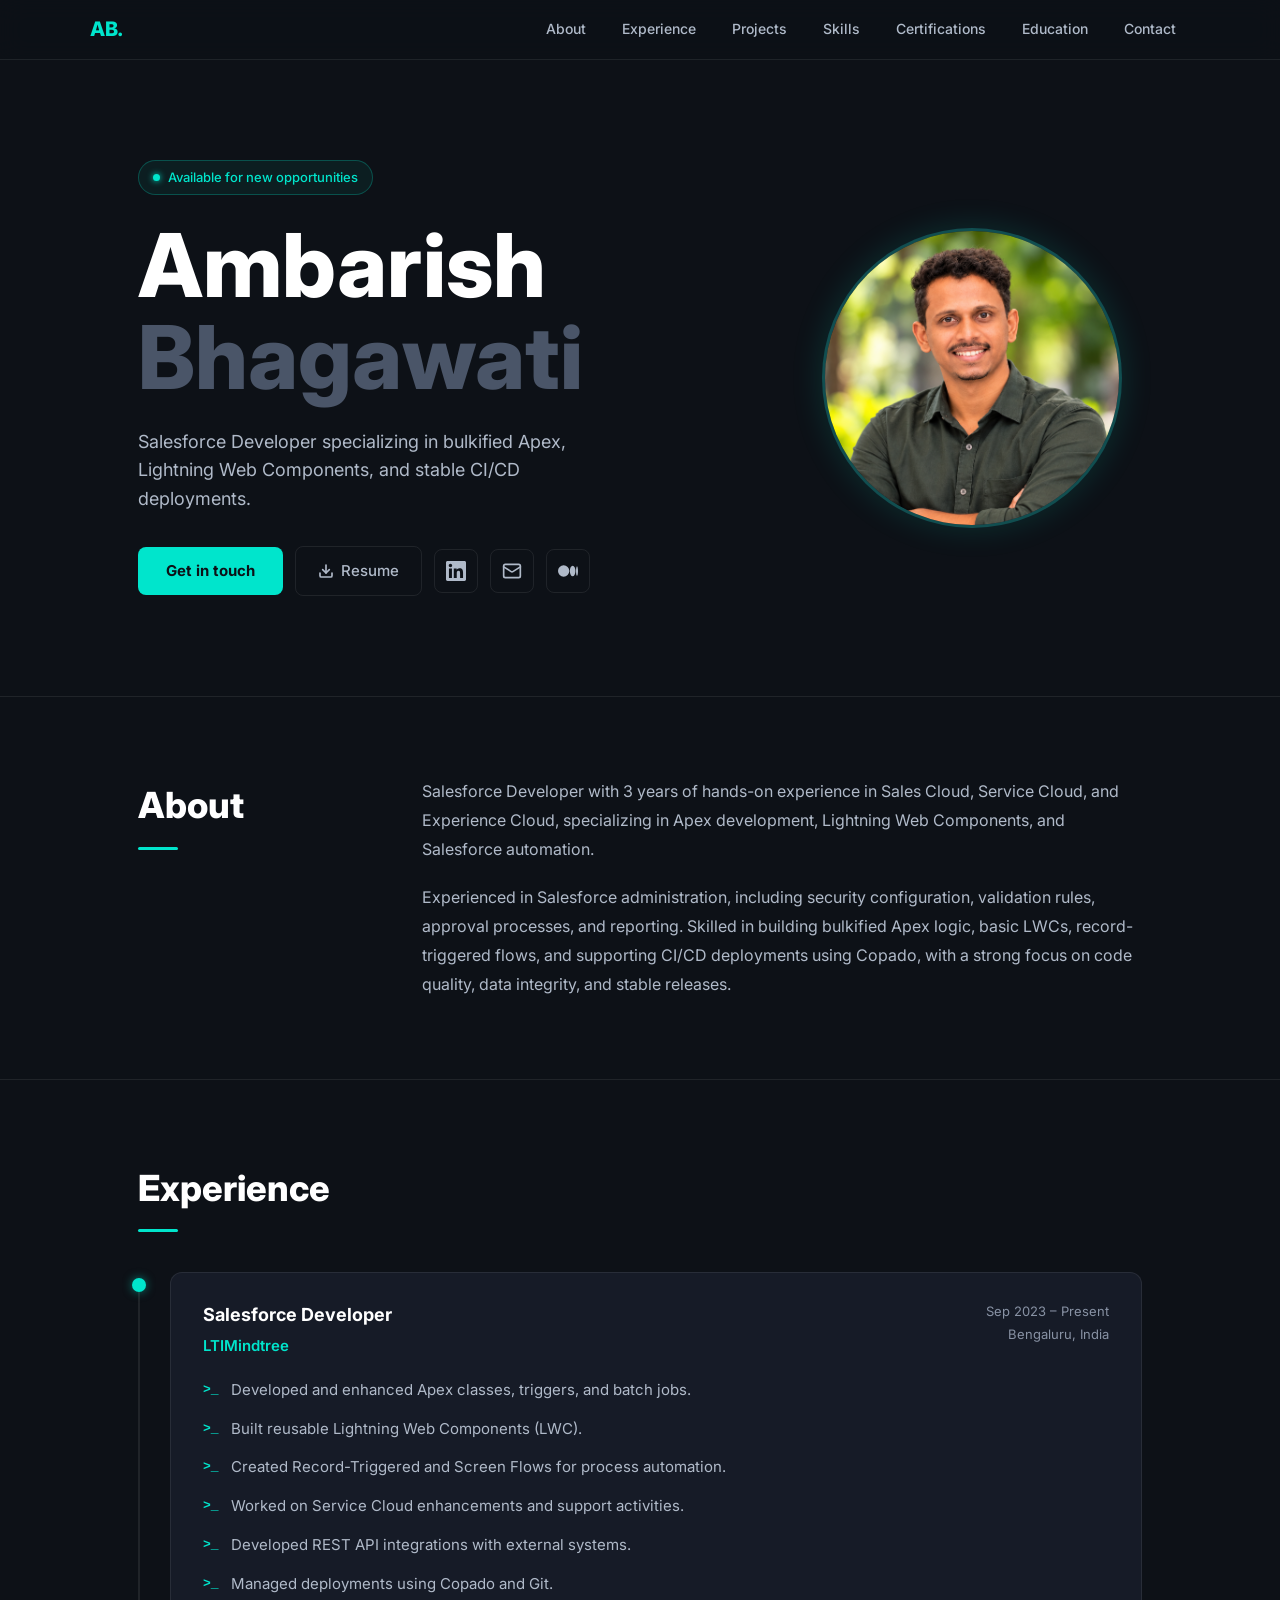
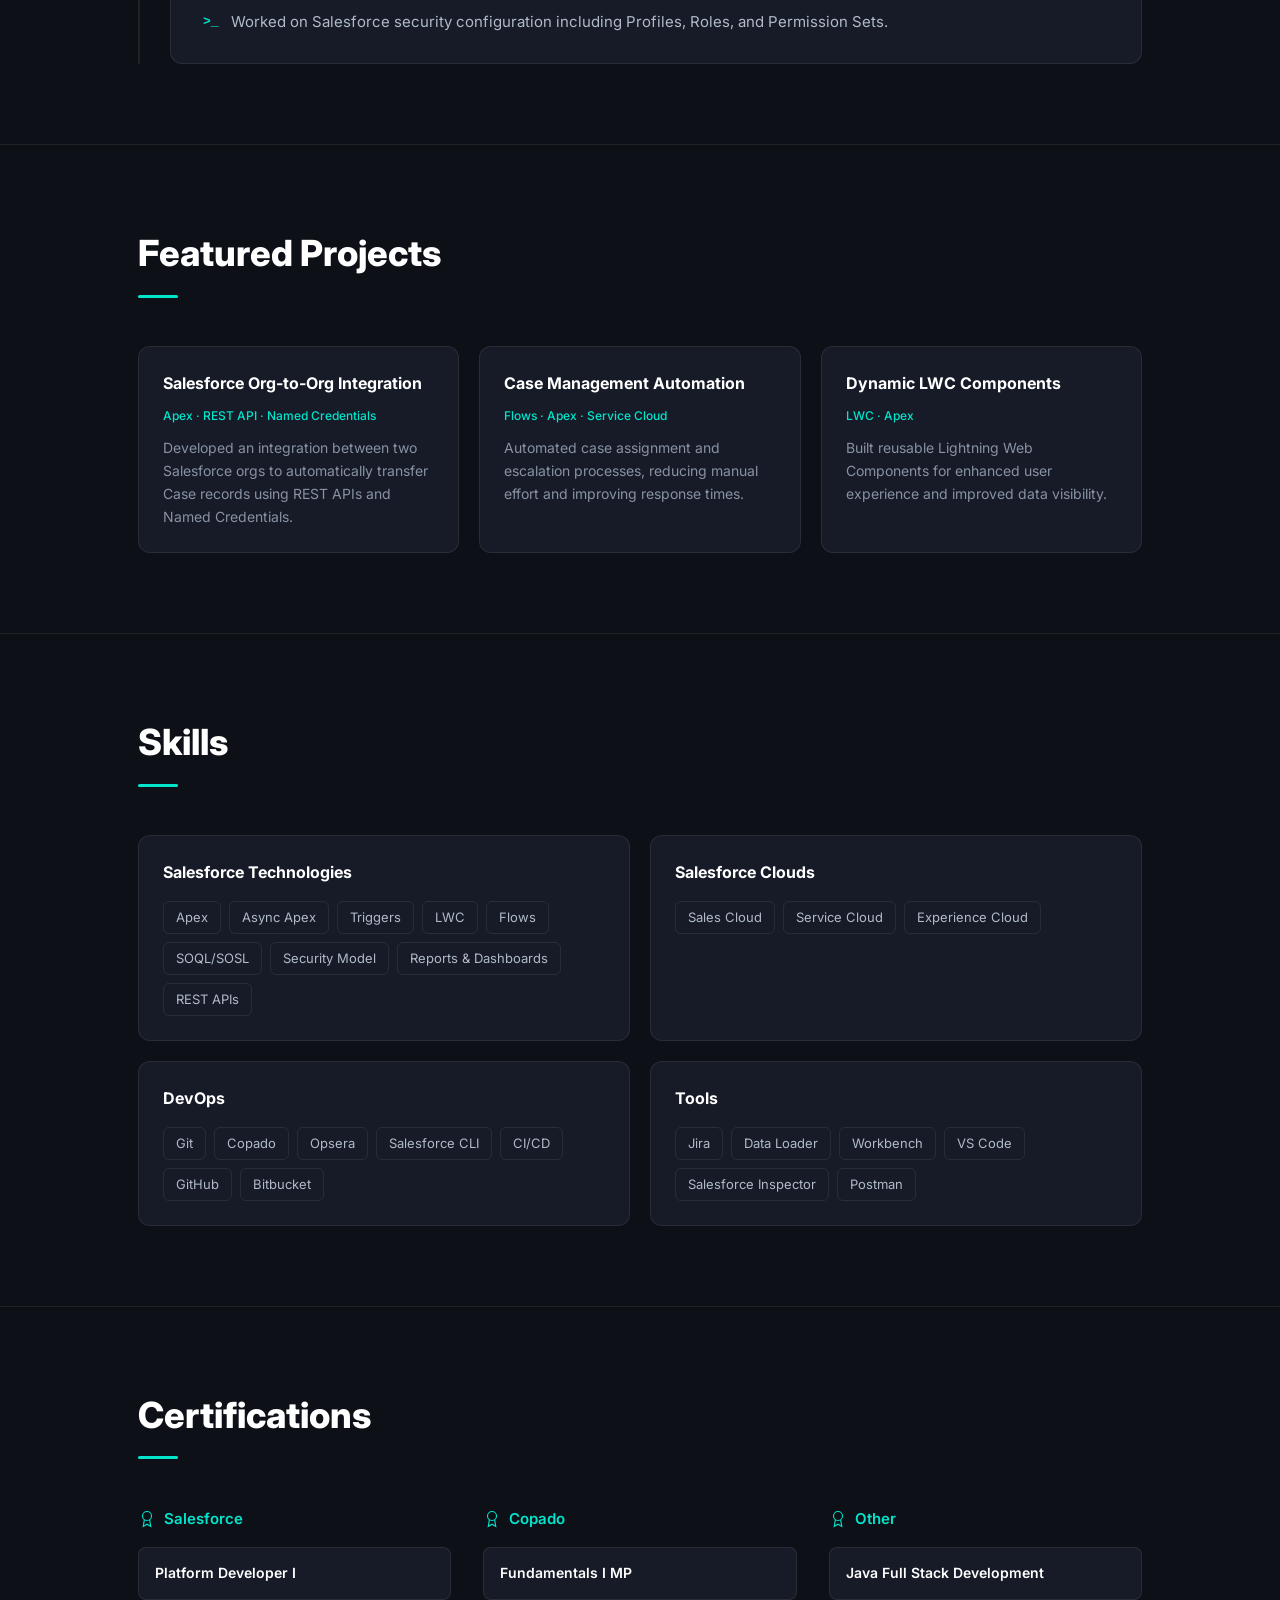
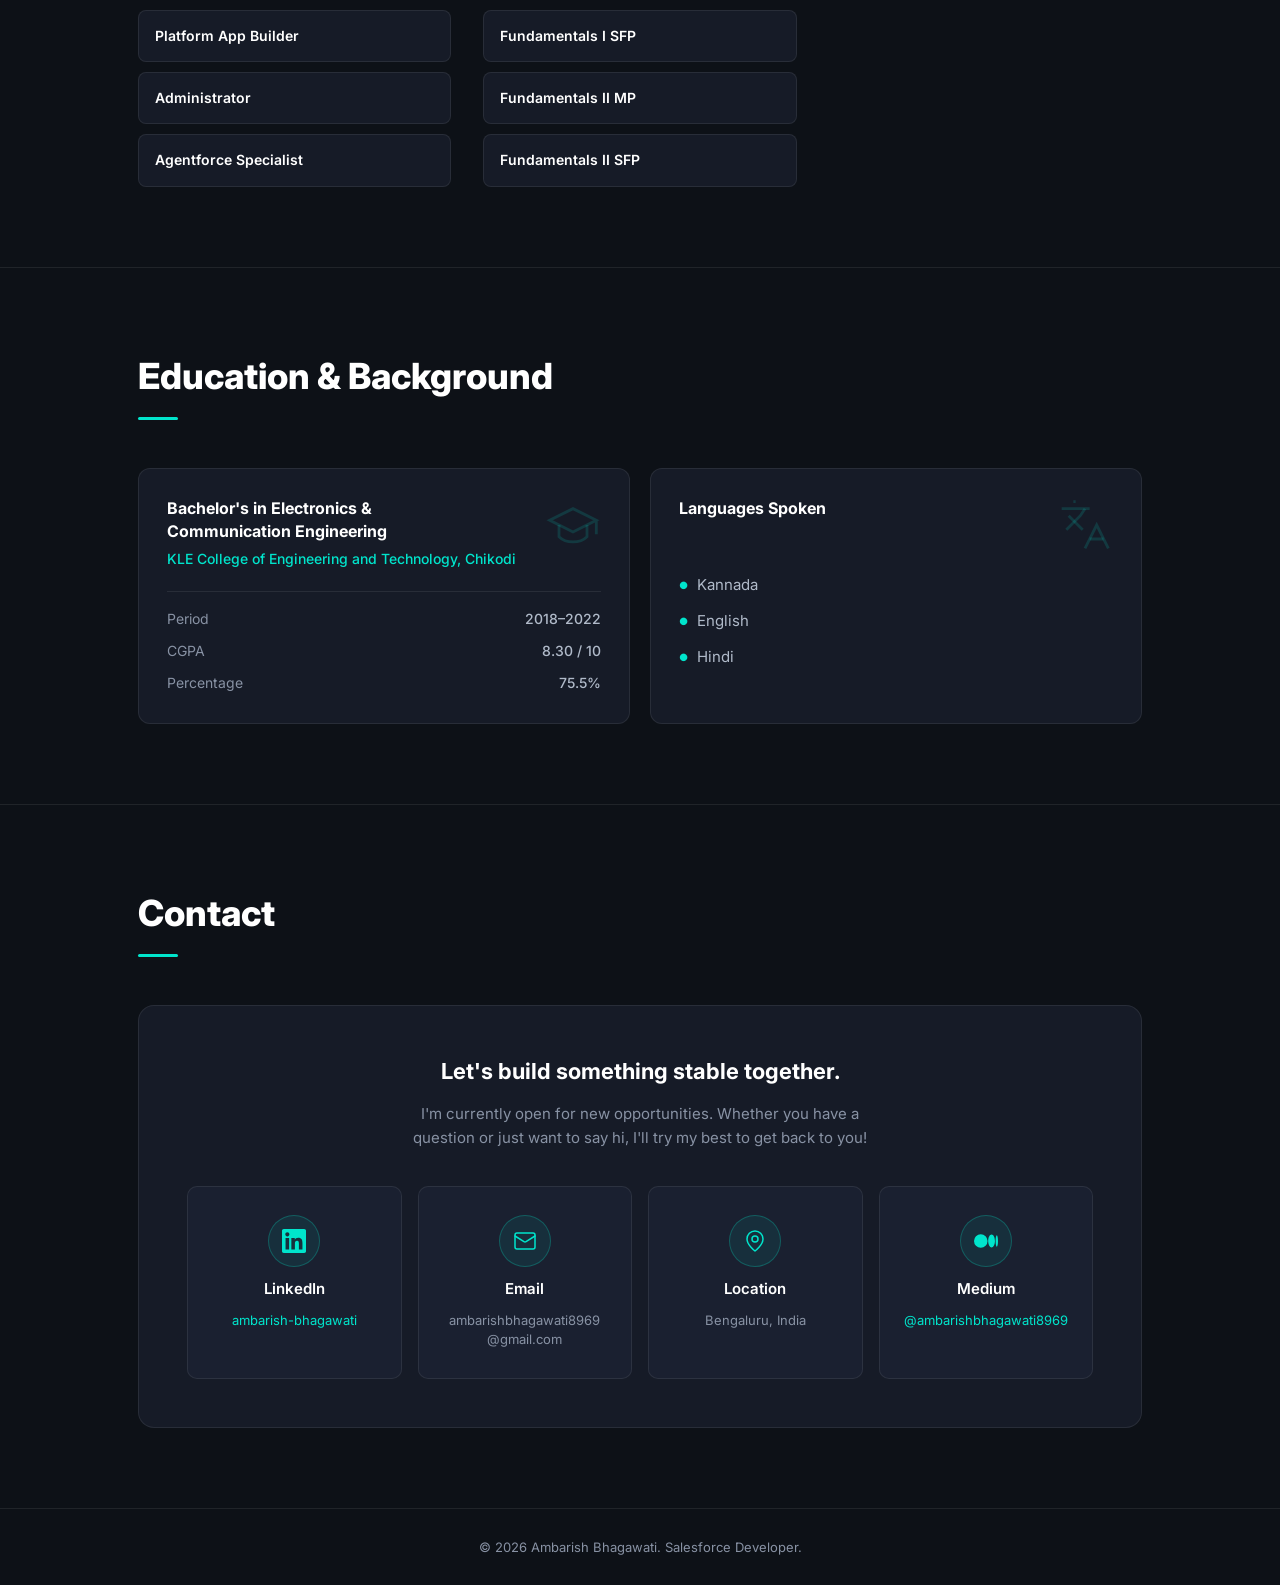
<file: index.html>
<!doctype html>
<html lang="en">
  <head>
    <meta charset="utf-8" />
    <meta name="viewport" content="width=device-width, initial-scale=1" />
    <title>Ambarish Bhagawati — Salesforce Developer</title>
    <link href="https://fonts.googleapis.com/css2?family=Inter:wght@300;400;500;600;700;800&display=swap" rel="stylesheet">
    <link rel="stylesheet" href="styles.css">
  </head>
  <body>
    <!-- NAV -->
    <header class="nav">
      <div class="nav-inner">
        <a class="logo" href="#hero">AB.</a>
        <nav>
          <a href="#about">About</a>
          <a href="#experience">Experience</a>
          <a href="#projects">Projects</a>
          <a href="#skills">Skills</a>
          <a href="#certifications">Certifications</a>
          <a href="#education">Education</a>
          <a href="#contact">Contact</a>
        </nav>
      </div>
    </header>

    <main>
      <!-- HERO -->
      <section id="hero" class="hero">
        <div class="container hero-container">
          <div class="hero-left">
            <div class="status-badge">
              <span class="status-dot"></span> Available for new opportunities
            </div>
            <h1 class="hero-name">
              <span class="name-first">Ambarish</span><br>
              <span class="name-last">Bhagawati</span>
            </h1>
            <p class="hero-sub">Salesforce Developer specializing in bulkified Apex,<br>Lightning Web Components, and stable CI/CD deployments.</p>
            <div class="hero-actions">
              <a class="btn-primary" href="#contact">Get in touch</a>
              <a class="btn-secondary" href="assets/Ambarish_Bhagawati_Salesforce_Developer_Resume.pdf" download target="_blank" rel="noopener noreferrer">
                <svg width="16" height="16" viewBox="0 0 24 24" fill="none" stroke="currentColor" stroke-width="2.5" stroke-linecap="round" stroke-linejoin="round"><path d="M21 15v4a2 2 0 0 1-2 2H5a2 2 0 0 1-2-2v-4"/><polyline points="7 10 12 15 17 10"/><line x1="12" y1="15" x2="12" y2="3"/></svg>
                Resume
              </a>
              <a class="btn-icon" href="https://www.linkedin.com/in/ambarish-bhagawati/" target="_blank" rel="noopener noreferrer" aria-label="LinkedIn">
                <svg width="20" height="20" viewBox="0 0 24 24" fill="currentColor"><path d="M20.447 20.452h-3.554v-5.569c0-1.328-.027-3.037-1.852-3.037-1.853 0-2.136 1.445-2.136 2.939v5.667H9.351V9h3.414v1.561h.046c.477-.9 1.637-1.85 3.37-1.85 3.601 0 4.267 2.37 4.267 5.455v6.286zM5.337 7.433c-1.144 0-2.063-.926-2.063-2.065 0-1.138.92-2.063 2.063-2.063 1.14 0 2.064.925 2.064 2.063 0 1.139-.925 2.065-2.064 2.065zm1.782 13.019H3.555V9h3.564v11.452zM22.225 0H1.771C.792 0 0 .774 0 1.729v20.542C0 23.227.792 24 1.771 24h20.451C23.2 24 24 23.227 24 22.271V1.729C24 .774 23.2 0 22.222 0h.003z"/></svg>
              </a>
              <a class="btn-icon" href="mailto:ambarishbhagawati8969@gmail.com" aria-label="Email">
                <svg width="20" height="20" viewBox="0 0 24 24" fill="none" stroke="currentColor" stroke-width="2" stroke-linecap="round" stroke-linejoin="round"><rect x="2" y="4" width="20" height="16" rx="2"/><path d="m22 7-8.97 5.7a1.94 1.94 0 0 1-2.06 0L2 7"/></svg>
              </a>
              <a class="btn-icon" href="https://medium.com/@ambarishbhagawati8969" target="_blank" rel="noopener noreferrer" aria-label="Medium">
                <svg width="20" height="20" viewBox="0 0 24 24" fill="currentColor"><path d="M13.54 12a6.8 6.8 0 0 1-6.77 6.82A6.8 6.8 0 0 1 0 12a6.8 6.8 0 0 1 6.77-6.82A6.8 6.8 0 0 1 13.54 12zm7.42 0c0 3.54-1.51 6.42-3.38 6.42-1.87 0-3.39-2.88-3.39-6.42s1.52-6.42 3.39-6.42 3.38 2.88 3.38 6.42M24 12c0 3.17-.53 5.75-1.19 5.75-.66 0-1.19-2.58-1.19-5.75s.53-5.75 1.19-5.75C23.47 6.25 24 8.83 24 12z"/></svg>
              </a>
            </div>
          </div>
          <div class="hero-right">
            <div class="hero-photo-wrap">
              <img src="assets/Ambarish%20Img.png" alt="Ambarish Bhagawati" class="hero-photo">
            </div>
          </div>
        </div>
      </section>

      <!-- ABOUT -->
      <section id="about" class="section">
        <div class="container section-grid">
          <div class="section-title-col">
            <h2>About</h2>
            <div class="title-line"></div>
          </div>
          <div class="section-content-col">
            <p>Salesforce Developer with 3 years of hands-on experience in Sales Cloud, Service Cloud, and Experience Cloud, specializing in Apex development, Lightning Web Components, and Salesforce automation.</p>
            <p>Experienced in Salesforce administration, including security configuration, validation rules, approval processes, and reporting. Skilled in building bulkified Apex logic, basic LWCs, record-triggered flows, and supporting CI/CD deployments using Copado, with a strong focus on code quality, data integrity, and stable releases.</p>
          </div>
        </div>
      </section>

      <!-- EXPERIENCE -->
      <section id="experience" class="section">
        <div class="container">
          <h2>Experience</h2>
          <div class="title-line"></div>
          <div class="timeline">
            <div class="timeline-dot"></div>
            <div class="timeline-card">
              <div class="timeline-header">
                <div>
                  <h3>Salesforce Developer</h3>
                  <p class="company-name">LTIMindtree</p>
                </div>
                <div class="timeline-meta">
                  <span>Sep 2023 – Present</span>
                  <span>Bengaluru, India</span>
                </div>
              </div>
              <ul class="exp-list">
                <li>Developed and enhanced Apex classes, triggers, and batch jobs.</li>
                <li>Built reusable Lightning Web Components (LWC).</li>
                <li>Created Record-Triggered and Screen Flows for process automation.</li>
                <li>Worked on Service Cloud enhancements and support activities.</li>
                <li>Developed REST API integrations with external systems.</li>
                <li>Managed deployments using Copado and Git.</li>
                <li>Worked on Salesforce security configuration including Profiles, Roles, and Permission Sets.</li>
              </ul>
            </div>
          </div>
        </div>
      </section>

      <!-- PROJECTS -->
      <section id="projects" class="section">
        <div class="container">
          <h2>Featured Projects</h2>
          <div class="title-line"></div>
          <div class="projects-grid">
            <div class="project-card">
              <h3>Salesforce Org-to-Org Integration</h3>
              <p class="project-tech">Apex · REST API · Named Credentials</p>
              <p class="project-desc">Developed an integration between two Salesforce orgs to automatically transfer Case records using REST APIs and Named Credentials.</p>
            </div>
            <div class="project-card">
              <h3>Case Management Automation</h3>
              <p class="project-tech">Flows · Apex · Service Cloud</p>
              <p class="project-desc">Automated case assignment and escalation processes, reducing manual effort and improving response times.</p>
            </div>
            <div class="project-card">
              <h3>Dynamic LWC Components</h3>
              <p class="project-tech">LWC · Apex</p>
              <p class="project-desc">Built reusable Lightning Web Components for enhanced user experience and improved data visibility.</p>
            </div>
          </div>
        </div>
      </section>

      <!-- SKILLS -->
      <section id="skills" class="section">
        <div class="container">
          <h2>Skills</h2>
          <div class="title-line"></div>
          <div class="skills-grid">
            <div class="skill-card">
              <h3>Salesforce Technologies</h3>
              <div class="tags">
                <span class="tag">Apex</span>
                <span class="tag">Async Apex</span>
                <span class="tag">Triggers</span>
                <span class="tag">LWC</span>
                <span class="tag">Flows</span>
                <span class="tag">SOQL/SOSL</span>
                <span class="tag">Security Model</span>
                <span class="tag">Reports &amp; Dashboards</span>
                <span class="tag">REST APIs</span>
              </div>
            </div>
            <div class="skill-card">
              <h3>Salesforce Clouds</h3>
              <div class="tags">
                <span class="tag">Sales Cloud</span>
                <span class="tag">Service Cloud</span>
                <span class="tag">Experience Cloud</span>
              </div>
            </div>
            <div class="skill-card">
              <h3>DevOps</h3>
              <div class="tags">
                <span class="tag">Git</span>
                <span class="tag">Copado</span>
                <span class="tag">Opsera</span>
                <span class="tag">Salesforce CLI</span>
                <span class="tag">CI/CD</span>
                <span class="tag">GitHub</span>
                <span class="tag">Bitbucket</span>
              </div>
            </div>
            <div class="skill-card">
              <h3>Tools</h3>
              <div class="tags">
                <span class="tag">Jira</span>
                <span class="tag">Data Loader</span>
                <span class="tag">Workbench</span>
                <span class="tag">VS Code</span>
                <span class="tag">Salesforce Inspector</span>
                <span class="tag">Postman</span>
              </div>
            </div>
          </div>
        </div>
      </section>

      <!-- CERTIFICATIONS -->
      <section id="certifications" class="section">
        <div class="container">
          <h2>Certifications</h2>
          <div class="title-line"></div>
          <div class="cert-grid">
            <div class="cert-col">
              <div class="cert-col-header">
                <svg class="cert-icon" viewBox="0 0 24 24" fill="none" stroke="currentColor" stroke-width="1.5"><circle cx="12" cy="8" r="6"/><path d="M15.477 12.89 17 22l-5-3-5 3 1.523-9.11"/></svg>
                <span>Salesforce</span>
              </div>
              <div class="cert-items">
                <div class="cert-item"><strong>Platform Developer I</strong><span>ID: 4636386</span></div>
                <div class="cert-item"><strong>Platform App Builder</strong><span>ID: 6126892</span></div>
                <div class="cert-item"><strong>Administrator</strong><span>ID: 4636386</span></div>
                <div class="cert-item"><strong>Agentforce Specialist</strong><span>ID: 6755169</span></div>
              </div>
            </div>
            <div class="cert-col">
              <div class="cert-col-header">
                <svg class="cert-icon" viewBox="0 0 24 24" fill="none" stroke="currentColor" stroke-width="1.5"><circle cx="12" cy="8" r="6"/><path d="M15.477 12.89 17 22l-5-3-5 3 1.523-9.11"/></svg>
                <span>Copado</span>
              </div>
              <div class="cert-items">
                <div class="cert-item"><strong>Fundamentals I MP</strong><span>ID: 846440</span></div>
                <div class="cert-item"><strong>Fundamentals I SFP</strong><span>ID: 847882</span></div>
                <div class="cert-item"><strong>Fundamentals II MP</strong><span>ID: 847682</span></div>
                <div class="cert-item"><strong>Fundamentals II SFP</strong><span>ID: 848141</span></div>
              </div>
            </div>
            <div class="cert-col">
              <div class="cert-col-header">
                <svg class="cert-icon" viewBox="0 0 24 24" fill="none" stroke="currentColor" stroke-width="1.5"><circle cx="12" cy="8" r="6"/><path d="M15.477 12.89 17 22l-5-3-5 3 1.523-9.11"/></svg>
                <span>Other</span>
              </div>
              <div class="cert-items">
                <div class="cert-item"><strong>Java Full Stack Development</strong><span>ID: JSpiders</span></div>
              </div>
            </div>
          </div>
        </div>
      </section>

      <!-- EDUCATION -->
      <section id="education" class="section">
        <div class="container">
          <h2>Education &amp; Background</h2>
          <div class="title-line"></div>
          <div class="edu-grid">
            <div class="edu-card">
              <div class="edu-card-top">
                <div>
                  <h3>Bachelor's in Electronics &amp;<br>Communication Engineering</h3>
                  <p class="edu-school">KLE College of Engineering and Technology, Chikodi</p>
                </div>
                <svg class="edu-icon" viewBox="0 0 24 24" fill="none" stroke="currentColor" stroke-width="1.2"><path d="M22 10v6M2 10l10-5 10 5-10 5z"/><path d="M6 12v5c3 3 9 3 12 0v-5"/></svg>
              </div>
              <div class="edu-details">
                <div class="edu-row"><span>Period</span><span>2018–2022</span></div>
                <div class="edu-row"><span>CGPA</span><span>8.30 / 10</span></div>
                <div class="edu-row"><span>Percentage</span><span>75.5%</span></div>
              </div>
            </div>
            <div class="edu-card">
              <div class="edu-card-top">
                <div>
                  <h3>Languages Spoken</h3>
                </div>
                <svg class="edu-icon" viewBox="0 0 24 24" fill="none" stroke="currentColor" stroke-width="1.2"><path d="m5 8 6 6"/><path d="m4 14 6-6 2-3"/><path d="M2 5h12"/><path d="M7 2h1"/><path d="m22 22-5-10-5 10"/><path d="M14 18h6"/></svg>
              </div>
              <ul class="lang-list">
                <li>Kannada</li>
                <li>English</li>
                <li>Hindi</li>
              </ul>
            </div>
          </div>
        </div>
      </section>

      <!-- CONTACT -->
      <section id="contact" class="section">
        <div class="container">
          <h2>Contact</h2>
          <div class="title-line"></div>
          <div class="contact-box">
            <h3>Let's build something stable together.</h3>
            <p>I'm currently open for new opportunities. Whether you have a question or just want to say hi, I'll try my best to get back to you!</p>
            <div class="contact-cards">
              <div class="contact-card">
                <div class="contact-icon-wrap">
                  <svg width="24" height="24" viewBox="0 0 24 24" fill="currentColor"><path d="M20.447 20.452h-3.554v-5.569c0-1.328-.027-3.037-1.852-3.037-1.853 0-2.136 1.445-2.136 2.939v5.667H9.351V9h3.414v1.561h.046c.477-.9 1.637-1.85 3.37-1.85 3.601 0 4.267 2.37 4.267 5.455v6.286zM5.337 7.433c-1.144 0-2.063-.926-2.063-2.065 0-1.138.92-2.063 2.063-2.063 1.14 0 2.064.925 2.064 2.063 0 1.139-.925 2.065-2.064 2.065zm1.782 13.019H3.555V9h3.564v11.452zM22.225 0H1.771C.792 0 0 .774 0 1.729v20.542C0 23.227.792 24 1.771 24h20.451C23.2 24 24 23.227 24 22.271V1.729C24 .774 23.2 0 22.222 0h.003z"/></svg>
                </div>
                <span class="contact-label">LinkedIn</span>
                <a class="contact-value contact-link" href="https://www.linkedin.com/in/ambarish-bhagawati/" target="_blank" rel="noopener noreferrer">ambarish-bhagawati</a>
              </div>
              <div class="contact-card">
                <div class="contact-icon-wrap">
                  <svg width="24" height="24" viewBox="0 0 24 24" fill="none" stroke="currentColor" stroke-width="1.5" stroke-linecap="round" stroke-linejoin="round"><rect x="2" y="4" width="20" height="16" rx="2"/><path d="m22 7-8.97 5.7a1.94 1.94 0 0 1-2.06 0L2 7"/></svg>
                </div>
                <span class="contact-label">Email</span>
                <span class="contact-value">ambarishbhagawati8969<br>@gmail.com</span>
              </div>
              <div class="contact-card">
                <div class="contact-icon-wrap">
                  <svg width="24" height="24" viewBox="0 0 24 24" fill="none" stroke="currentColor" stroke-width="1.5" stroke-linecap="round" stroke-linejoin="round"><path d="M20 10c0 6-8 12-8 12s-8-6-8-12a8 8 0 0 1 16 0Z"/><circle cx="12" cy="10" r="3"/></svg>
                </div>
                <span class="contact-label">Location</span>
                <span class="contact-value">Bengaluru, India</span>
              </div>
              <div class="contact-card">
                <div class="contact-icon-wrap">
                  <svg width="24" height="24" viewBox="0 0 24 24" fill="currentColor"><path d="M13.54 12a6.8 6.8 0 0 1-6.77 6.82A6.8 6.8 0 0 1 0 12a6.8 6.8 0 0 1 6.77-6.82A6.8 6.8 0 0 1 13.54 12zm7.42 0c0 3.54-1.51 6.42-3.38 6.42-1.87 0-3.39-2.88-3.39-6.42s1.52-6.42 3.39-6.42 3.38 2.88 3.38 6.42M24 12c0 3.17-.53 5.75-1.19 5.75-.66 0-1.19-2.58-1.19-5.75s.53-5.75 1.19-5.75C23.47 6.25 24 8.83 24 12z"/></svg>
                </div>
                <span class="contact-label">Medium</span>
                <a class="contact-value contact-link" href="https://medium.com/@ambarishbhagawati8969" target="_blank" rel="noopener noreferrer">@ambarishbhagawati8969</a>
              </div>
            </div>
          </div>
        </div>
      </section>
    </main>

    <footer class="footer">
      <p>© 2026 Ambarish Bhagawati. Salesforce Developer.</p>
    </footer>

    <script>
      // Highlight active nav link on scroll
      const sections = document.querySelectorAll('section[id]');
      const navLinks = document.querySelectorAll('.nav a[href^="#"]');
      window.addEventListener('scroll', () => {
        let current = '';
        sections.forEach(s => {
          if (window.scrollY >= s.offsetTop - 80) current = s.id;
        });
        navLinks.forEach(a => {
          a.classList.toggle('active', a.getAttribute('href') === '#' + current);
        });
      });
    </script>
  </body>
</html>
</file>
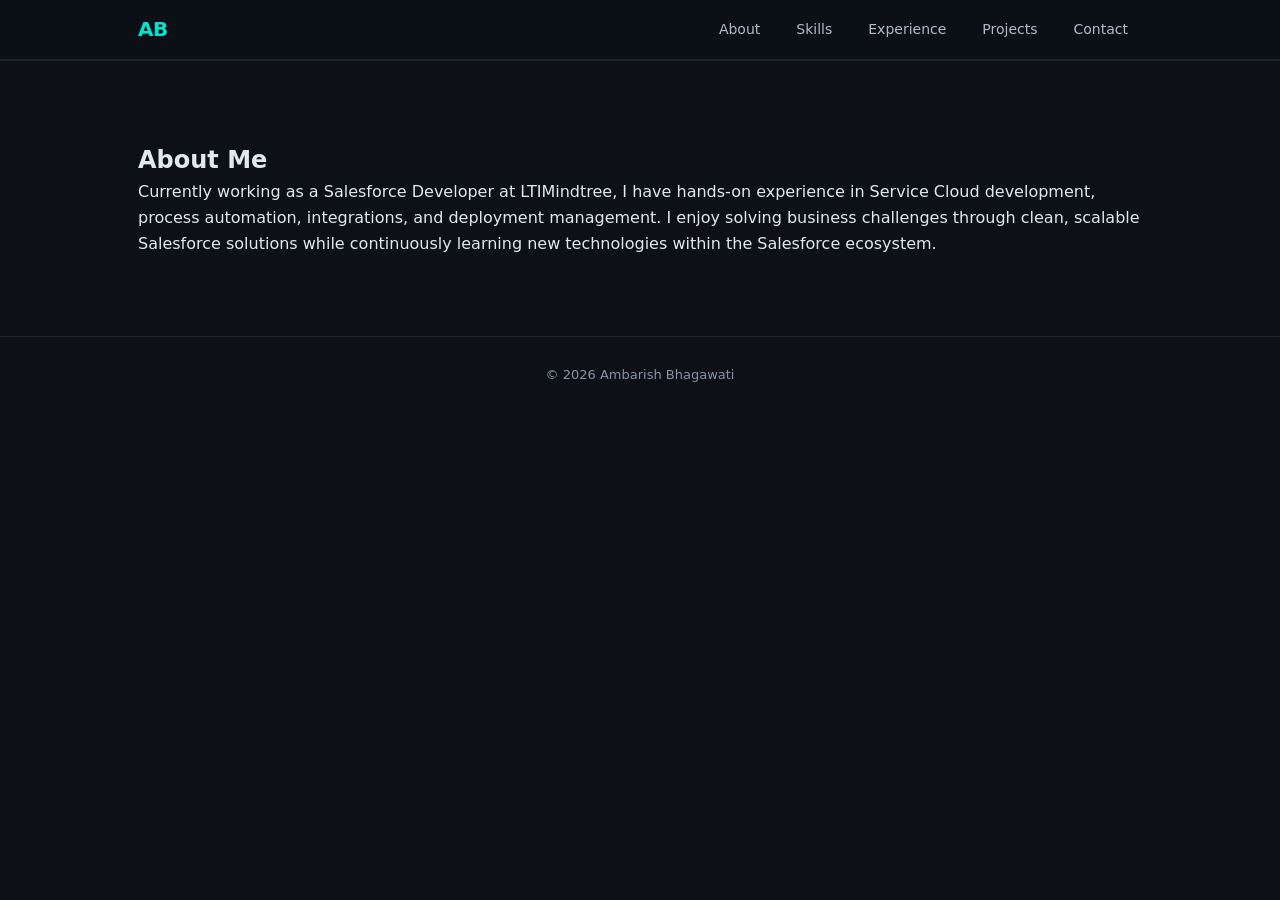
<file: about.html>
<!doctype html>
<html lang="en">
  <head>
    <meta charset="utf-8" />
    <meta name="viewport" content="width=device-width, initial-scale=1" />
    <title>About — Ambarish Bhagawati</title>
    <link href="https://fonts.googleapis.com/css2?family=Poppins:wght@300;400;600;700&display=swap" rel="stylesheet">
    <link rel="stylesheet" href="styles.css">
  </head>
  <body>
    <header class="nav">
      <div class="container nav-inner">
        <a class="logo" href="index.html">AB</a>
        <nav>
          <a href="about.html">About</a>
          <a href="skills.html">Skills</a>
          <a href="experience.html">Experience</a>
          <a href="projects.html">Projects</a>
          <a href="contact.html">Contact</a>
        </nav>
      </div>
    </header>

    <main>
      <section class="section">
        <div class="container">
          <h1>About Me</h1>
          <p>Currently working as a Salesforce Developer at LTIMindtree, I have hands-on experience in Service Cloud development, process automation, integrations, and deployment management. I enjoy solving business challenges through clean, scalable Salesforce solutions while continuously learning new technologies within the Salesforce ecosystem.</p>
        </div>
      </section>
    </main>

    <footer class="footer">
      <div class="container">
        <p>© <span id="year"></span> Ambarish Bhagawati</p>
      </div>
    </footer>

    <script>
      document.getElementById('year').textContent = new Date().getFullYear();
    </script>
  </body>
</html>
</file>
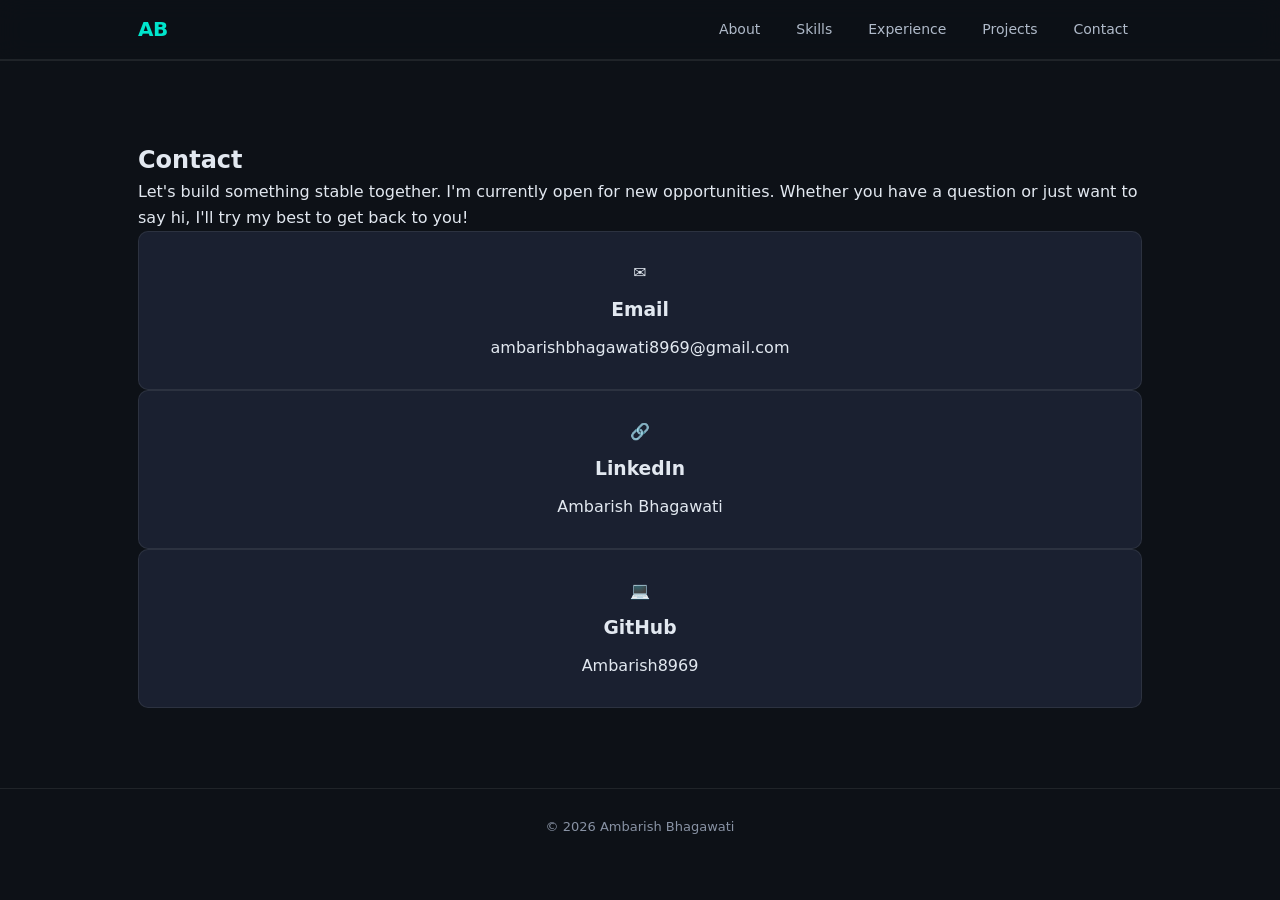
<file: contact.html>
<!doctype html>
<html lang="en">
  <head>
    <meta charset="utf-8" />
    <meta name="viewport" content="width=device-width, initial-scale=1" />
    <title>Contact — Ambarish Bhagawati</title>
    <link href="https://fonts.googleapis.com/css2?family=Poppins:wght@300;400;600;700&display=swap" rel="stylesheet">
    <link rel="stylesheet" href="styles.css">
  </head>
  <body>
    <header class="nav">
      <div class="container nav-inner">
        <a class="logo" href="index.html">AB</a>
        <nav>
          <a href="about.html">About</a>
          <a href="skills.html">Skills</a>
          <a href="experience.html">Experience</a>
          <a href="projects.html">Projects</a>
          <a href="contact.html">Contact</a>
        </nav>
      </div>
    </header>

    <main>
      <section class="section">
        <div class="container">
          <h1>Contact</h1>
          <p>Let's build something stable together. I'm currently open for new opportunities. Whether you have a question or just want to say hi, I'll try my best to get back to you!</p>
          <div class="contact-grid">
            <div class="contact-card">
              <div class="contact-icon">✉️</div>
              <h3>Email</h3>
              <p><a href="mailto:ambarishbhagawati8969@gmail.com">ambarishbhagawati8969@gmail.com</a></p>
            </div>
            <div class="contact-card">
              <div class="contact-icon">🔗</div>
              <h3>LinkedIn</h3>
              <p><a href="https://www.linkedin.com/in/ambarish-bhagawati/" target="_blank" rel="noopener noreferrer">Ambarish Bhagawati</a></p>
            </div>
            <div class="contact-card">
              <div class="contact-icon">💻</div>
              <h3>GitHub</h3>
              <p><a href="https://github.com/Ambarish8969" target="_blank" rel="noopener noreferrer">Ambarish8969</a></p>
            </div>
          </div>
        </div>
      </section>
    </main>

    <footer class="footer">
      <div class="container">
        <p>© <span id="year"></span> Ambarish Bhagawati</p>
      </div>
    </footer>

    <script>
      document.getElementById('year').textContent = new Date().getFullYear();
    </script>
  </body>
</html>
</file>
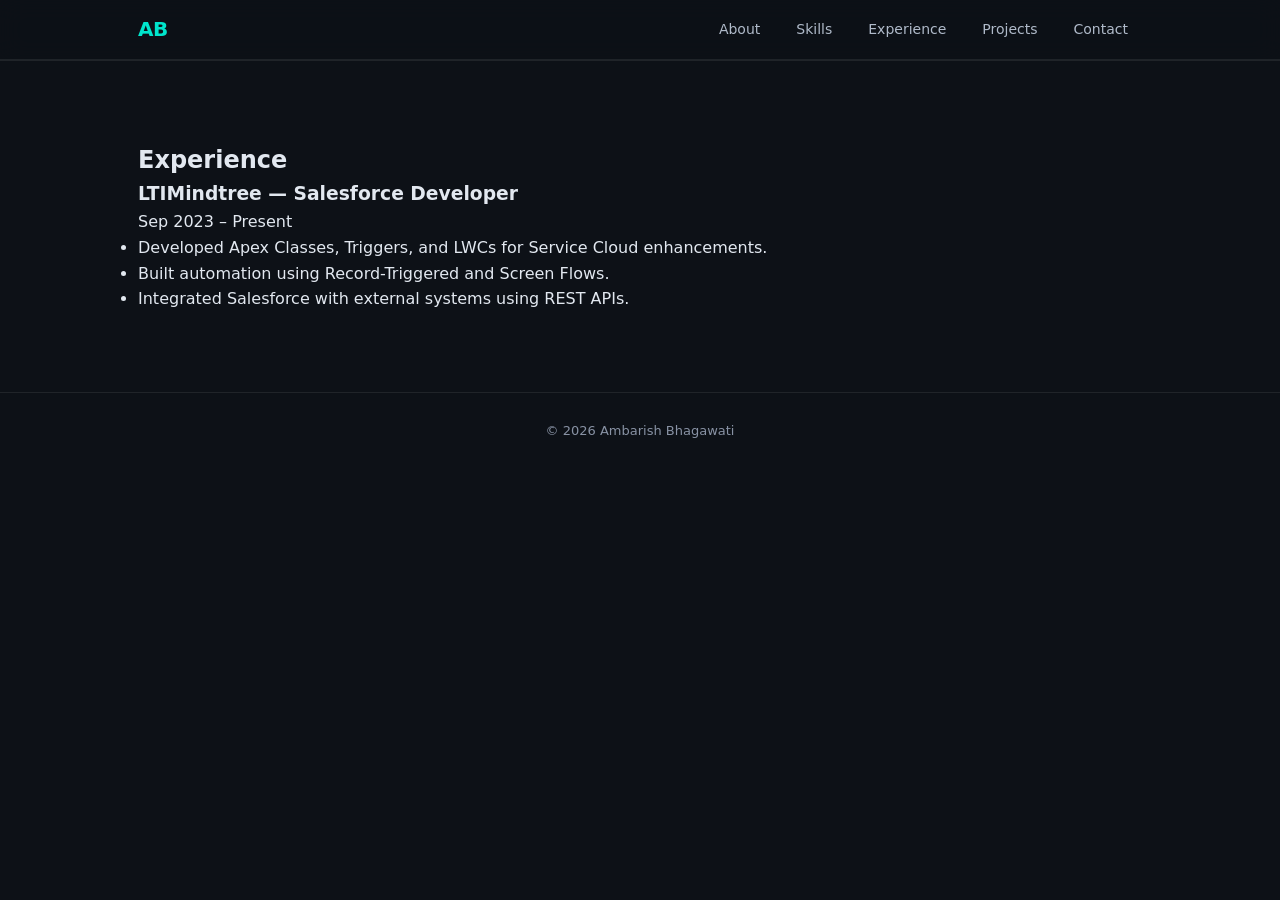
<file: experience.html>
<!doctype html>
<html lang="en">
  <head>
    <meta charset="utf-8" />
    <meta name="viewport" content="width=device-width, initial-scale=1" />
    <title>Experience — Ambarish Bhagawati</title>
    <link href="https://fonts.googleapis.com/css2?family=Poppins:wght@300;400;600;700&display=swap" rel="stylesheet">
    <link rel="stylesheet" href="styles.css">
  </head>
  <body>
    <header class="nav">
      <div class="container nav-inner">
        <a class="logo" href="index.html">AB</a>
        <nav>
          <a href="about.html">About</a>
          <a href="skills.html">Skills</a>
          <a href="experience.html">Experience</a>
          <a href="projects.html">Projects</a>
          <a href="contact.html">Contact</a>
        </nav>
      </div>
    </header>

    <main>
      <section class="section dark">
        <div class="container">
          <h1>Experience</h1>
          <div class="card">
            <h3>LTIMindtree — Salesforce Developer</h3>
            <p class="muted">Sep 2023 – Present</p>
            <ul>
              <li>Developed Apex Classes, Triggers, and LWCs for Service Cloud enhancements.</li>
              <li>Built automation using Record-Triggered and Screen Flows.</li>
              <li>Integrated Salesforce with external systems using REST APIs.</li>
            </ul>
          </div>
        </div>
      </section>
    </main>

    <footer class="footer">
      <div class="container">
        <p>© <span id="year"></span> Ambarish Bhagawati</p>
      </div>
    </footer>

    <script>
      document.getElementById('year').textContent = new Date().getFullYear();
    </script>
  </body>
</html>
</file>
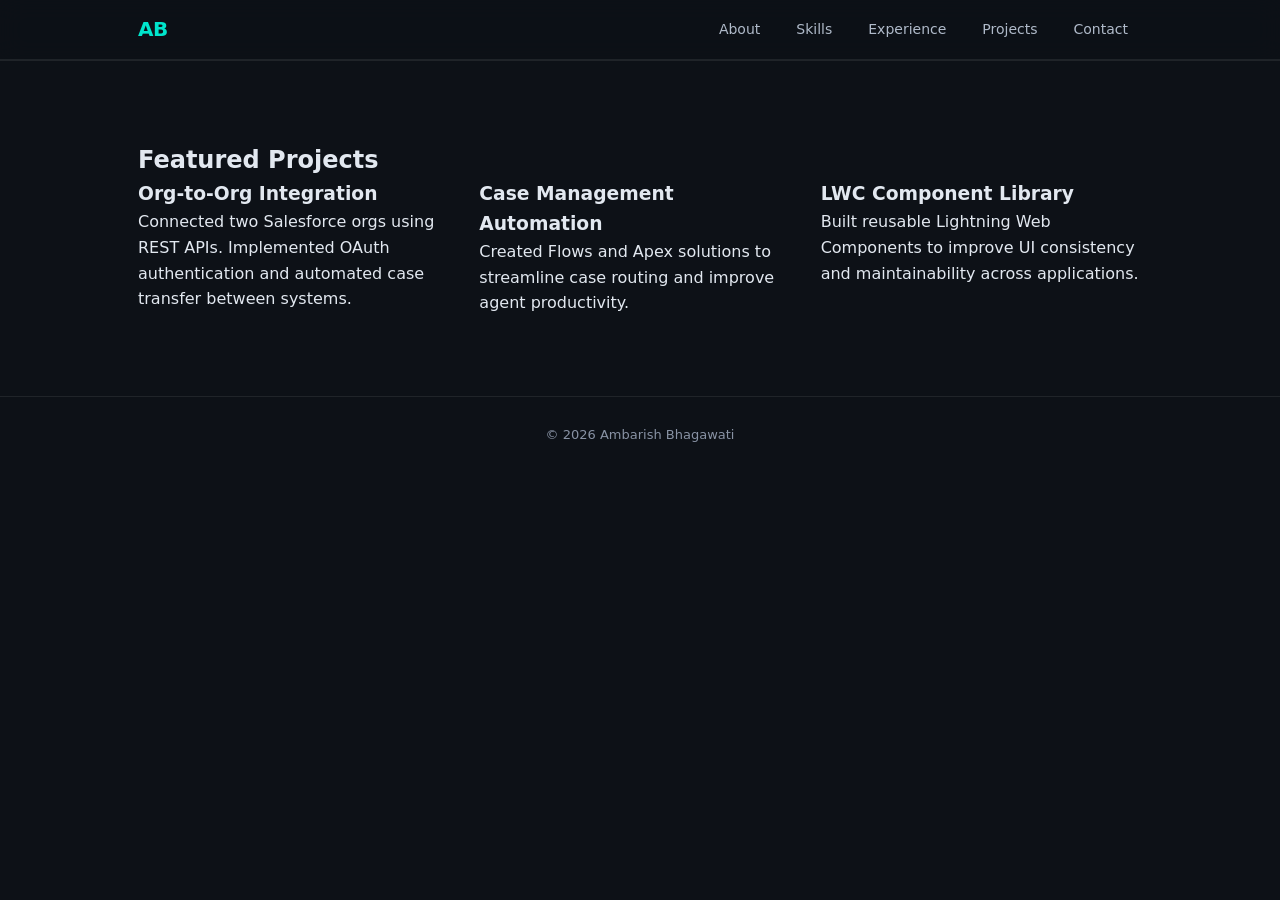
<file: projects.html>
<!doctype html>
<html lang="en">
  <head>
    <meta charset="utf-8" />
    <meta name="viewport" content="width=device-width, initial-scale=1" />
    <title>Projects — Ambarish Bhagawati</title>
    <link href="https://fonts.googleapis.com/css2?family=Poppins:wght@300;400;600;700&display=swap" rel="stylesheet">
    <link rel="stylesheet" href="styles.css">
  </head>
  <body>
    <header class="nav">
      <div class="container nav-inner">
        <a class="logo" href="index.html">AB</a>
        <nav>
          <a href="about.html">About</a>
          <a href="skills.html">Skills</a>
          <a href="experience.html">Experience</a>
          <a href="projects.html">Projects</a>
          <a href="contact.html">Contact</a>
        </nav>
      </div>
    </header>

    <main>
      <section class="section">
        <div class="container">
          <h1>Featured Projects</h1>
          <div class="grid projects-grid">
            <div class="card">
              <h3>Org-to-Org Integration</h3>
              <p>Connected two Salesforce orgs using REST APIs. Implemented OAuth authentication and automated case transfer between systems.</p>
            </div>
            <div class="card">
              <h3>Case Management Automation</h3>
              <p>Created Flows and Apex solutions to streamline case routing and improve agent productivity.</p>
            </div>
            <div class="card">
              <h3>LWC Component Library</h3>
              <p>Built reusable Lightning Web Components to improve UI consistency and maintainability across applications.</p>
            </div>
          </div>
        </div>
      </section>
    </main>

    <footer class="footer">
      <div class="container">
        <p>© <span id="year"></span> Ambarish Bhagawati</p>
      </div>
    </footer>

    <script>
      document.getElementById('year').textContent = new Date().getFullYear();
    </script>
  </body>
</html>
</file>
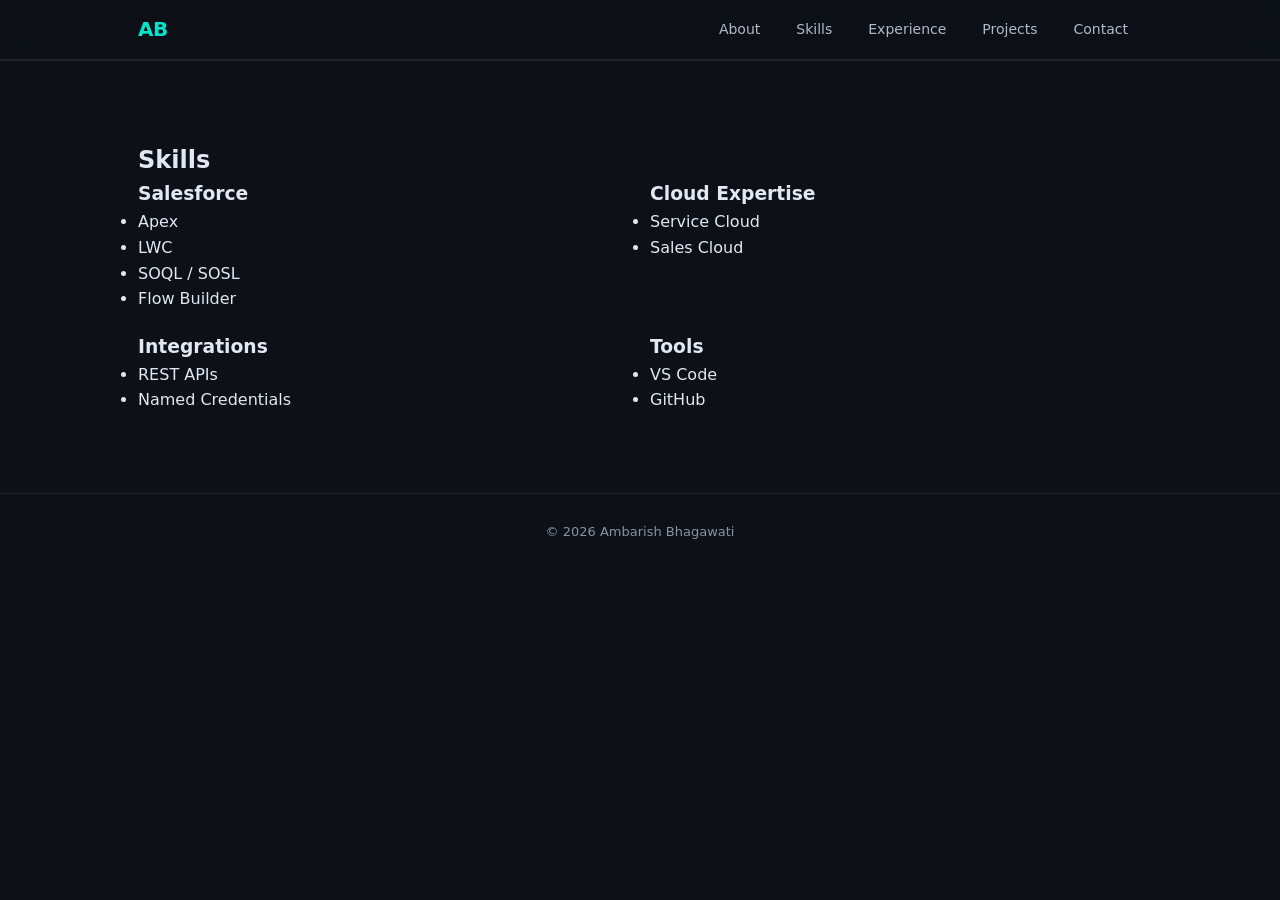
<file: skills.html>
<!doctype html>
<html lang="en">
  <head>
    <meta charset="utf-8" />
    <meta name="viewport" content="width=device-width, initial-scale=1" />
    <title>Skills — Ambarish Bhagawati</title>
    <link href="https://fonts.googleapis.com/css2?family=Poppins:wght@300;400;600;700&display=swap" rel="stylesheet">
    <link rel="stylesheet" href="styles.css">
  </head>
  <body>
    <header class="nav">
      <div class="container nav-inner">
        <a class="logo" href="index.html">AB</a>
        <nav>
          <a href="about.html">About</a>
          <a href="skills.html">Skills</a>
          <a href="experience.html">Experience</a>
          <a href="projects.html">Projects</a>
          <a href="contact.html">Contact</a>
        </nav>
      </div>
    </header>

    <main>
      <section class="section">
        <div class="container">
          <h1>Skills</h1>
          <div class="grid skills-grid">
            <div class="card">
              <h3>Salesforce</h3>
              <ul>
                <li>Apex</li>
                <li>LWC</li>
                <li>SOQL / SOSL</li>
                <li>Flow Builder</li>
              </ul>
            </div>
            <div class="card">
              <h3>Cloud Expertise</h3>
              <ul>
                <li>Service Cloud</li>
                <li>Sales Cloud</li>
              </ul>
            </div>
            <div class="card">
              <h3>Integrations</h3>
              <ul>
                <li>REST APIs</li>
                <li>Named Credentials</li>
              </ul>
            </div>
            <div class="card">
              <h3>Tools</h3>
              <ul>
                <li>VS Code</li>
                <li>GitHub</li>
              </ul>
            </div>
          </div>
        </div>
      </section>
    </main>

    <footer class="footer">
      <div class="container">
        <p>© <span id="year"></span> Ambarish Bhagawati</p>
      </div>
    </footer>

    <script>
      document.getElementById('year').textContent = new Date().getFullYear();
    </script>
  </body>
</html>
</file>
<file: styles.css>
/* ── Reset & Base ── */
*, *::before, *::after { box-sizing: border-box; margin: 0; padding: 0; }
html { scroll-behavior: smooth; }
body {
  font-family: 'Inter', system-ui, -apple-system, sans-serif;
  background-color: #0d1117;
  color: #e2e8f0;
  line-height: 1.6;
  -webkit-font-smoothing: antialiased;
}
a { text-decoration: none; color: inherit; }

/* ── Variables ── */
:root {
  --teal: #00e5cc;
  --teal-dim: rgba(0,229,204,0.15);
  --bg: #0d1117;
  --bg-card: #161b27;
  --bg-card2: #1a2030;
  --border: rgba(255,255,255,0.08);
  --border-teal: rgba(0,229,204,0.25);
  --text-muted: #8892a4;
  --text-dim: #b0bac9;
  --max-w: 1100px;
}

/* ── Layout ── */
.container { max-width: var(--max-w); margin: 0 auto; padding: 0 48px; }

/* ── Nav ── */
.nav {
  position: sticky; top: 0; z-index: 100;
  background: rgba(13,17,23,0.92);
  backdrop-filter: blur(12px);
  border-bottom: 1px solid var(--border);
  padding: 0 48px;
  height: 60px;
  display: flex; align-items: center; justify-content: space-between;
}
.nav-inner { width: 100%; max-width: var(--max-w); margin: 0 auto; display: flex; align-items: center; justify-content: space-between; }
.logo { font-size: 20px; font-weight: 800; color: var(--teal); letter-spacing: -0.5px; }
.nav nav { display: flex; gap: 8px; }
.nav nav a {
  color: var(--text-dim); font-size: 14px; font-weight: 500;
  padding: 6px 14px; border-radius: 20px;
  transition: color 0.2s;
}
.nav nav a:hover, .nav nav a.active {
  color: var(--teal);
  background: var(--teal-dim);
  outline: 1px solid var(--border-teal);
}

/* ── Hero ── */
.hero { padding: 100px 0; }
.hero-container { display: grid; grid-template-columns: 1fr 340px; gap: 48px; align-items: center; }
.hero-left { display: flex; flex-direction: column; gap: 24px; }
.hero-right { display: flex; justify-content: center; align-items: center; }

.hero-photo-wrap {
  width: 300px; height: 300px;
  border-radius: 50%;
  overflow: hidden;
  border: 3px solid var(--border-teal);
  background: var(--bg-card);
  box-shadow: 0 0 32px rgba(0,229,204,0.15);
  margin: 0 auto;
}
.hero-photo { width: 100%; height: 100%; object-fit: cover; object-position: top center; display: block; }

.status-badge {
  display: inline-flex; align-items: center; gap: 8px;
  border: 1px solid var(--border-teal);
  background: rgba(0,229,204,0.06);
  color: var(--teal); font-size: 13px; font-weight: 500;
  padding: 6px 14px; border-radius: 20px;
  width: fit-content;
}
.status-dot {
  width: 7px; height: 7px; border-radius: 50%;
  background: var(--teal);
  box-shadow: 0 0 6px var(--teal);
  animation: pulse 2s infinite;
}
@keyframes pulse { 0%,100%{opacity:1} 50%{opacity:0.4} }

.hero-name { font-size: clamp(52px, 7vw, 88px); font-weight: 800; line-height: 1.05; }
.name-first { color: #fff; }
.name-last { color: #4a5568; }

.hero-sub { font-size: 18px; color: var(--text-dim); max-width: 480px; line-height: 1.6; }

.hero-actions { display: flex; align-items: center; gap: 12px; margin-top: 8px; }

.btn-primary {
  background: var(--teal); color: #0d1117;
  font-size: 15px; font-weight: 700;
  padding: 12px 28px; border-radius: 8px;
  transition: opacity 0.2s, transform 0.2s;
}
.btn-primary:hover { opacity: 0.88; transform: translateY(-1px); }

.btn-secondary {
  display: inline-flex; align-items: center; gap: 7px;
  border: 1px solid var(--border);
  color: var(--text-dim); font-size: 15px; font-weight: 500;
  padding: 12px 22px; border-radius: 8px;
  transition: border-color 0.2s, color 0.2s;
}
.btn-secondary:hover { border-color: var(--border-teal); color: var(--teal); }

.btn-icon {
  width: 44px; height: 44px;
  border: 1px solid var(--border);
  border-radius: 8px;
  display: flex; align-items: center; justify-content: center;
  color: var(--text-dim);
  transition: border-color 0.2s, color 0.2s;
}
.btn-icon:hover { border-color: var(--border-teal); color: var(--teal); }

/* ── Section shared ── */
.section { padding: 80px 0; border-top: 1px solid var(--border); }
.section h2 {
  font-size: 36px; font-weight: 800; color: #fff;
  margin-bottom: 12px;
}
.title-line { width: 40px; height: 3px; background: var(--teal); border-radius: 2px; margin-bottom: 48px; }

/* ── About (two-col) ── */
.section-grid { display: grid; grid-template-columns: 220px 1fr; gap: 64px; align-items: start; }
.section-title-col h2 { margin-bottom: 12px; }
.section-content-col p { color: var(--text-dim); font-size: 16px; line-height: 1.8; margin-bottom: 20px; }
.section-content-col p:last-child { margin-bottom: 0; }

/* ── Experience ── */
#experience .title-line { margin-bottom: 40px; }
.timeline { position: relative; padding-left: 32px; }
.timeline::before { content: ''; position: absolute; left: 0; top: 6px; bottom: 0; width: 2px; background: var(--border); }
.timeline-dot {
  position: absolute; left: -6px; top: 6px;
  width: 14px; height: 14px; border-radius: 50%;
  background: var(--teal);
  box-shadow: 0 0 10px rgba(0,229,204,0.5);
}
.timeline-card {
  background: var(--bg-card);
  border: 1px solid var(--border);
  border-radius: 12px;
  padding: 28px 32px;
}
.timeline-header { display: flex; justify-content: space-between; align-items: flex-start; margin-bottom: 20px; }
.timeline-header h3 { font-size: 18px; font-weight: 700; color: #fff; margin-bottom: 4px; }
.company-name { color: var(--teal); font-size: 15px; font-weight: 600; }
.timeline-meta { text-align: right; display: flex; flex-direction: column; gap: 2px; }
.timeline-meta span { font-size: 13px; color: var(--text-muted); }

.exp-list { list-style: none; display: flex; flex-direction: column; gap: 14px; }
.exp-list li {
  padding-left: 28px; position: relative;
  color: var(--text-dim); font-size: 15px; line-height: 1.65;
}
.exp-list li::before {
  content: '>_';
  position: absolute; left: 0;
  color: var(--teal); font-size: 13px; font-weight: 700;
  font-family: monospace; top: 1px;
}

/* ── Projects ── */
.projects-grid { display: grid; grid-template-columns: repeat(3, 1fr); gap: 20px; }
.project-card {
  background: var(--bg-card);
  border: 1px solid var(--border);
  border-radius: 12px; padding: 24px;
  display: flex; flex-direction: column; gap: 10px;
  transition: border-color 0.2s;
}
.project-card:hover { border-color: var(--border-teal); }
.project-card h3 { font-size: 16px; font-weight: 700; color: #fff; }
.project-tech { font-size: 12px; color: var(--teal); font-weight: 500; }
.project-desc { font-size: 14px; color: var(--text-muted); line-height: 1.65; }

/* ── Skills ── */
.skills-grid { display: grid; grid-template-columns: 1fr 1fr; gap: 20px; }
.skill-card {
  background: var(--bg-card);
  border: 1px solid var(--border);
  border-radius: 12px; padding: 24px;
}
.skill-card h3 { font-size: 16px; font-weight: 700; color: #fff; margin-bottom: 16px; }
.tags { display: flex; flex-wrap: wrap; gap: 8px; }
.tag {
  background: transparent;
  border: 1px solid var(--border);
  color: var(--text-dim); font-size: 13px; font-weight: 400;
  padding: 5px 12px; border-radius: 6px;
}

/* ── Certifications ── */
.cert-grid { display: grid; grid-template-columns: 1fr 1fr 1fr; gap: 32px; }
.cert-col-header {
  display: flex; align-items: center; gap: 8px;
  color: var(--teal); font-size: 15px; font-weight: 600;
  margin-bottom: 16px;
}
.cert-icon { width: 18px; height: 18px; stroke: var(--teal); }
.cert-items { display: flex; flex-direction: column; gap: 10px; }
.cert-item {
  background: var(--bg-card);
  border: 1px solid var(--border);
  border-radius: 8px; padding: 14px 16px;
  display: flex; flex-direction: column; gap: 4px;
}
.cert-item strong { font-size: 14px; font-weight: 600; color: #fff; }
.cert-item span { font-size: 12px; color: var(--text-muted); display: none; }

/* ── Education ── */
.edu-grid { display: grid; grid-template-columns: 1fr 1fr; gap: 20px; }
.edu-card {
  background: var(--bg-card);
  border: 1px solid var(--border);
  border-radius: 12px; padding: 28px;
  position: relative; overflow: hidden;
}
.edu-card-top { display: flex; justify-content: space-between; align-items: flex-start; margin-bottom: 20px; }
.edu-card h3 { font-size: 16px; font-weight: 700; color: #fff; line-height: 1.4; margin-bottom: 6px; }
.edu-school { color: var(--teal); font-size: 14px; font-weight: 500; }
.edu-icon { width: 56px; height: 56px; stroke: rgba(0,229,204,0.15); flex-shrink: 0; }
.edu-details { display: flex; flex-direction: column; gap: 10px; border-top: 1px solid var(--border); padding-top: 16px; }
.edu-row { display: flex; justify-content: space-between; font-size: 14px; }
.edu-row span:first-child { color: var(--text-muted); }
.edu-row span:last-child { color: var(--text-dim); font-weight: 500; }

.lang-list { list-style: none; display: flex; flex-direction: column; gap: 12px; margin-top: 8px; }
.lang-list li { position: relative; padding-left: 18px; color: var(--text-dim); font-size: 15px; }
.lang-list li::before { content: '●'; position: absolute; left: 0; color: var(--teal); font-size: 10px; top: 4px; }

/* ── Contact ── */
.contact-box {
  background: var(--bg-card);
  border: 1px solid var(--border);
  border-radius: 16px; padding: 48px;
  text-align: center;
}
.contact-box h3 { font-size: 22px; font-weight: 700; color: #fff; margin-bottom: 12px; }
.contact-box > p { color: var(--text-muted); font-size: 15px; max-width: 480px; margin: 0 auto 36px; }
.contact-cards { display: grid; grid-template-columns: repeat(4, 1fr); gap: 16px; }
.contact-card {
  background: var(--bg-card2);
  border: 1px solid var(--border);
  border-radius: 10px; padding: 28px 16px;
  display: flex; flex-direction: column; align-items: center; gap: 10px;
}
.contact-icon-wrap {
  width: 52px; height: 52px; border-radius: 50%;
  background: rgba(0,229,204,0.08);
  border: 1px solid var(--border-teal);
  display: flex; align-items: center; justify-content: center;
  color: var(--teal);
}
.contact-label { font-size: 15px; font-weight: 600; color: #fff; }
.contact-value { font-size: 13px; color: var(--text-muted); text-align: center; line-height: 1.5; }
.contact-link { color: var(--teal); font-size: 13px; text-align: center; line-height: 1.5; transition: opacity 0.2s; }
.contact-link:hover { opacity: 0.75; }

/* ── Footer ── */
.footer {
  border-top: 1px solid var(--border);
  padding: 28px 0;
  text-align: center;
  color: var(--text-muted); font-size: 13px;
}

/* ── Responsive ── */
@media (max-width: 900px) {
  .container { padding: 0 28px; }
  .nav { padding: 0 28px; }
  .hero-container { grid-template-columns: 1fr; }
  .hero-right { order: -1; }
  .hero-photo-wrap { max-width: 480px; }
  .section-grid { grid-template-columns: 1fr; gap: 0; }
  .section-title-col .title-line { margin-bottom: 24px; }
  .skills-grid { grid-template-columns: 1fr; }
  .projects-grid { grid-template-columns: 1fr; }
  .cert-grid { grid-template-columns: 1fr; }
  .edu-grid { grid-template-columns: 1fr; }
  .contact-cards { grid-template-columns: repeat(2, 1fr); }
  .timeline-header { flex-direction: column; gap: 4px; }
  .timeline-meta { text-align: left; }
}

@media (max-width: 600px) {
  .container { padding: 0 20px; }
  .nav { padding: 0 20px; }
  .nav nav { display: none; }
  .hero { padding: 60px 0; }
  .hero-name { font-size: 48px; }
  .section { padding: 60px 0; }
  .contact-box { padding: 28px 20px; }
  .timeline-card { padding: 20px; }
}
</file>
